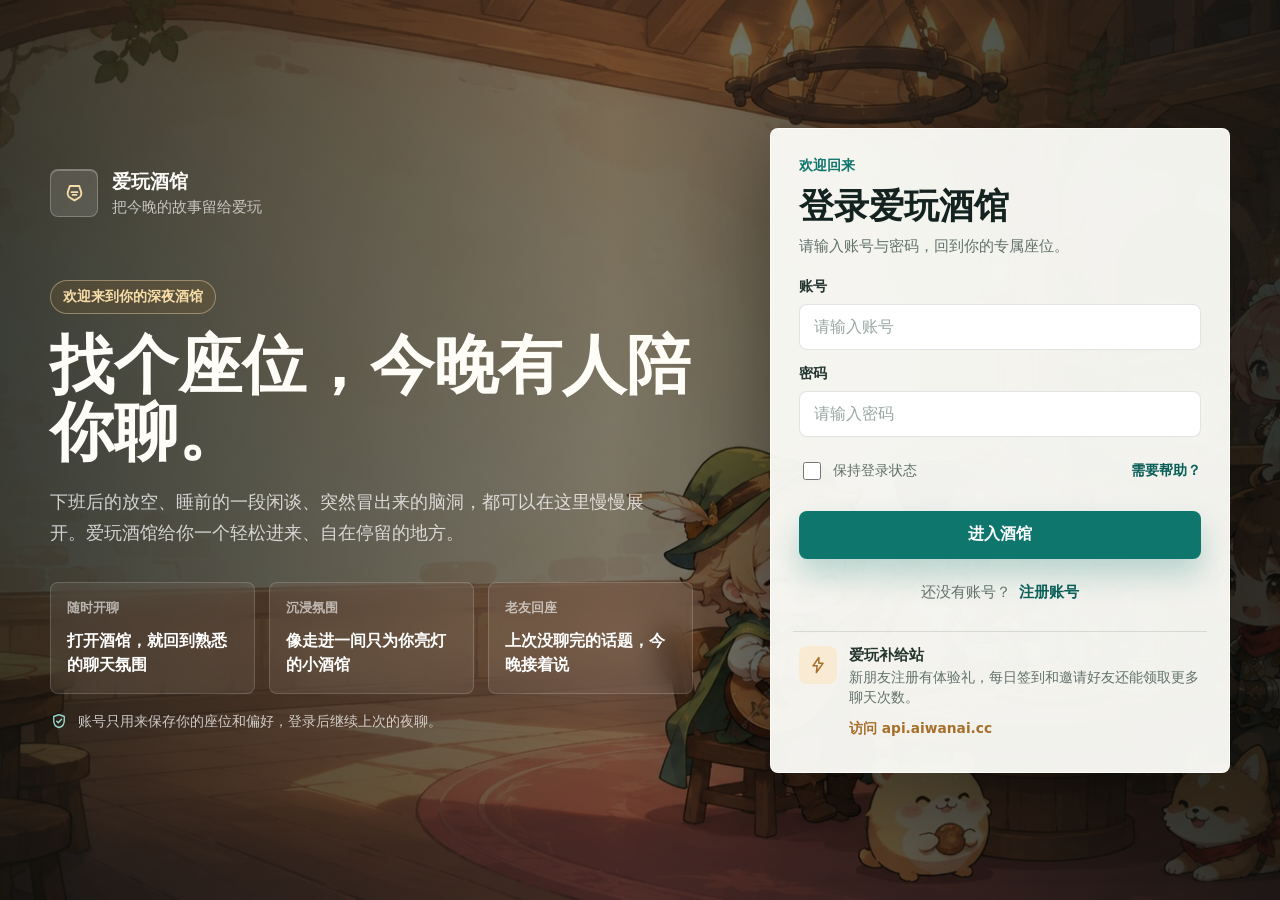
<file: public/login-product-demo.html>
<!DOCTYPE html>
<html lang="zh-CN">

<head>
    <meta charset="utf-8">
    <meta name="viewport" content="width=device-width, initial-scale=1">
    <title>爱玩酒馆 - 登录示范</title>
    <style>
        :root {
            --page-bg: #08110f;
            --surface: #fbfbf7;
            --surface-soft: #eef6f1;
            --text: #142320;
            --muted: #61716c;
            --primary: #0f766e;
            --primary-dark: #0b5f59;
            --accent: #a66f2a;
            --line: rgba(20, 35, 32, 0.12);
            --shadow: 0 28px 80px rgba(0, 0, 0, 0.32);
        }

        * {
            box-sizing: border-box;
        }

        html,
        body {
            min-height: 100%;
        }

        body {
            margin: 0;
            background:
                linear-gradient(90deg, rgba(4, 12, 11, 0.78), rgba(4, 12, 11, 0.52) 48%, rgba(4, 12, 11, 0.82)),
                url("img/login-background.jpg");
            background-color: var(--page-bg);
            background-position: center;
            background-size: cover;
            color: var(--surface);
            font-family: "Noto Sans", "Microsoft YaHei", "PingFang SC", system-ui, sans-serif;
        }

        a {
            color: inherit;
        }

        button,
        input {
            font: inherit;
        }

        .login-page {
            display: grid;
            grid-template-columns: minmax(0, 1fr) minmax(380px, 460px);
            gap: clamp(32px, 6vw, 88px);
            align-items: center;
            width: min(1180px, calc(100vw - 48px));
            min-height: 100dvh;
            margin: 0 auto;
            padding: clamp(10px, 2vh, 24px) 0;
        }

        .brand-area {
            display: flex;
            flex-direction: column;
            justify-content: center;
            min-width: 0;
        }

        .brand-lockup {
            display: inline-flex;
            align-items: center;
            gap: 14px;
            margin-bottom: clamp(34px, 7vh, 64px);
        }

        .brand-mark {
            display: grid;
            place-items: center;
            width: 48px;
            height: 48px;
            border: 1px solid rgba(255, 255, 255, 0.24);
            border-radius: 8px;
            background: rgba(255, 255, 255, 0.12);
            box-shadow: inset 0 1px 0 rgba(255, 255, 255, 0.26);
        }

        .brand-mark svg {
            width: 25px;
            height: 25px;
            color: #f8dca8;
        }

        .brand-name {
            margin: 0;
            font-size: 1.18rem;
            font-weight: 800;
        }

        .brand-subtitle {
            margin: 3px 0 0;
            color: rgba(255, 255, 255, 0.68);
            font-size: 0.92rem;
        }

        .hero-kicker {
            display: inline-flex;
            align-items: center;
            width: fit-content;
            margin: 0 0 18px;
            padding: 7px 12px;
            border: 1px solid rgba(248, 220, 168, 0.42);
            border-radius: 999px;
            background: rgba(166, 111, 42, 0.14);
            color: #f8dca8;
            font-size: 0.86rem;
            font-weight: 700;
        }

        .hero-title {
            max-width: 680px;
            margin: 0;
            color: #fffdf8;
            font-size: clamp(2.6rem, 5vw, 5.4rem);
            font-weight: 900;
            line-height: 1.04;
            letter-spacing: 0;
        }

        .hero-copy {
            max-width: 620px;
            margin: 20px 0 0;
            color: rgba(255, 255, 255, 0.76);
            font-size: clamp(1rem, 1.4vw, 1.14rem);
            line-height: 1.75;
        }

        .proof-list {
            display: grid;
            grid-template-columns: repeat(3, minmax(0, 1fr));
            gap: 14px;
            max-width: 690px;
            margin: 34px 0 0;
        }

        .proof-item {
            min-height: 104px;
            padding: 16px;
            border: 1px solid rgba(255, 255, 255, 0.16);
            border-radius: 8px;
            background: rgba(255, 255, 255, 0.08);
            backdrop-filter: blur(12px);
            -webkit-backdrop-filter: blur(12px);
        }

        .proof-label {
            margin: 0 0 12px;
            color: rgba(255, 255, 255, 0.62);
            font-size: 0.82rem;
            font-weight: 700;
        }

        .proof-value {
            margin: 0;
            color: #ffffff;
            font-size: 1.02rem;
            font-weight: 800;
            line-height: 1.45;
        }

        .signin-panel {
            width: 100%;
            border: 1px solid rgba(255, 255, 255, 0.72);
            border-radius: 8px;
            background: rgba(251, 251, 247, 0.96);
            box-shadow: var(--shadow);
            color: var(--text);
        }

        .signin-inner {
            padding: clamp(22px, 2.4vw, 28px);
        }

        .panel-eyebrow {
            margin: 0 0 10px;
            color: var(--primary);
            font-size: 0.86rem;
            font-weight: 900;
        }

        .panel-title {
            margin: 0;
            color: var(--text);
            font-size: clamp(1.7rem, 3vw, 2.2rem);
            font-weight: 900;
            line-height: 1.18;
        }

        .panel-copy {
            margin: 8px 0 18px;
            color: var(--muted);
            font-size: 0.96rem;
            line-height: 1.6;
        }

        .field-group {
            display: grid;
            gap: 14px;
        }

        .field {
            display: grid;
            gap: 8px;
        }

        .field label {
            color: #253631;
            font-size: 0.9rem;
            font-weight: 800;
        }

        .field input {
            width: 100%;
            min-height: 46px;
            padding: 0 14px;
            border: 1px solid var(--line);
            border-radius: 8px;
            background: #ffffff;
            color: var(--text);
            outline: none;
            transition: border-color 180ms ease, box-shadow 180ms ease, background-color 180ms ease;
        }

        .field input::placeholder {
            color: #9aa8a4;
        }

        .field input:focus {
            border-color: rgba(15, 118, 110, 0.82);
            box-shadow: 0 0 0 4px rgba(20, 184, 166, 0.16);
        }

        .form-options {
            display: flex;
            align-items: center;
            justify-content: space-between;
            gap: 16px;
            margin: 12px 0 18px;
            color: var(--muted);
            font-size: 0.9rem;
        }

        .remember {
            display: inline-flex;
            align-items: center;
            gap: 9px;
            min-height: 44px;
            cursor: pointer;
        }

        .remember input {
            width: 18px;
            height: 18px;
            accent-color: var(--primary);
        }

        .support-link {
            min-height: 44px;
            display: inline-flex;
            align-items: center;
            color: var(--primary-dark);
            font-weight: 800;
            text-decoration: none;
        }

        .support-link:hover {
            text-decoration: underline;
        }

        .primary-button {
            display: inline-flex;
            align-items: center;
            justify-content: center;
            width: 100%;
            min-height: 48px;
            border: 0;
            border-radius: 8px;
            background: var(--primary);
            color: #ffffff;
            cursor: pointer;
            font-weight: 900;
            box-shadow: 0 16px 30px rgba(15, 118, 110, 0.26);
            transition: background-color 180ms ease, transform 180ms ease, box-shadow 180ms ease;
        }

        .primary-button:hover {
            background: var(--primary-dark);
            transform: translateY(-1px);
            box-shadow: 0 18px 34px rgba(15, 118, 110, 0.32);
        }

        .primary-button:focus-visible,
        .support-link:focus-visible,
        .register-link:focus-visible,
        .api-link:focus-visible {
            outline: 3px solid rgba(15, 118, 110, 0.32);
            outline-offset: 3px;
        }

        .register-row {
            display: flex;
            align-items: center;
            justify-content: center;
            gap: 8px;
            min-height: 44px;
            margin-top: 12px;
            color: var(--muted);
            font-size: 0.94rem;
        }

        .register-link {
            color: var(--primary-dark);
            font-weight: 900;
            text-decoration: none;
        }

        .register-link:hover {
            text-decoration: underline;
        }

        .panel-divider {
            height: 1px;
            margin: 16px -6px 14px;
            background: var(--line);
        }

        .api-strip {
            display: grid;
            grid-template-columns: 38px minmax(0, 1fr);
            gap: 12px;
            align-items: start;
        }

        .api-icon {
            display: grid;
            place-items: center;
            width: 38px;
            height: 38px;
            border-radius: 8px;
            background: #f8ead3;
            color: var(--accent);
        }

        .api-icon svg {
            width: 20px;
            height: 20px;
        }

        .api-title {
            margin: 0 0 3px;
            color: #263630;
            font-size: 0.94rem;
            font-weight: 900;
        }

        .api-text {
            margin: 0;
            color: var(--muted);
            font-size: 0.86rem;
            line-height: 1.45;
        }

        .api-link {
            display: inline-flex;
            min-height: 30px;
            align-items: center;
            margin-top: 6px;
            color: var(--accent);
            font-size: 0.86rem;
            font-weight: 900;
            text-decoration: none;
        }

        .api-link:hover {
            text-decoration: underline;
        }

        .security-note {
            display: flex;
            gap: 10px;
            align-items: center;
            margin: 18px 0 0;
            color: rgba(255, 255, 255, 0.74);
            font-size: 0.88rem;
        }

        .security-note svg {
            flex: 0 0 auto;
            width: 18px;
            height: 18px;
            color: #9be0d5;
        }

        @media (max-width: 920px) {
            body {
                background-position: 62% center;
            }

            .login-page {
                grid-template-columns: 1fr;
                gap: 32px;
                width: min(680px, calc(100vw - 32px));
                padding: 28px 0;
            }

            .brand-lockup {
                margin-bottom: 34px;
            }

            .hero-title {
                font-size: clamp(2.32rem, 10vw, 4rem);
            }

            .proof-list {
                grid-template-columns: 1fr;
                margin-top: 28px;
            }
        }

        @media (max-width: 540px) {
            .login-page {
                width: min(100% - 24px, 440px);
                padding: 18px 0;
                gap: 24px;
            }

            .brand-area {
                min-height: auto;
            }

            .brand-lockup {
                gap: 12px;
                margin-bottom: 22px;
            }

            .brand-mark {
                width: 42px;
                height: 42px;
            }

            .hero-kicker {
                margin-bottom: 12px;
                font-size: 0.8rem;
            }

            .hero-title {
                font-size: 2.12rem;
            }

            .hero-copy {
                margin-top: 18px;
                font-size: 0.96rem;
                line-height: 1.62;
            }

            .proof-list,
            .security-note {
                display: none;
            }

            .proof-item {
                min-height: auto;
                padding: 15px;
            }

            .signin-inner {
                padding: 24px 18px;
            }

            .form-options {
                align-items: flex-start;
                flex-direction: column;
                gap: 6px;
            }

            .register-row {
                flex-direction: column;
                gap: 2px;
                text-align: center;
            }
        }

        @media (prefers-reduced-motion: reduce) {
            *,
            *::before,
            *::after {
                scroll-behavior: auto !important;
                transition-duration: 0.01ms !important;
                animation-duration: 0.01ms !important;
                animation-iteration-count: 1 !important;
            }
        }
    </style>
</head>

<body>
    <main class="login-page" aria-label="爱玩酒馆登录示范">
        <section class="brand-area" aria-labelledby="brand-title">
            <div class="brand-lockup">
                <span class="brand-mark" aria-hidden="true">
                    <svg viewBox="0 0 24 24" fill="none">
                        <path d="M7.5 4.75h9l1.75 5.25c.8 2.4-.18 5.03-2.35 6.32L12 18.65l-3.9-2.33C5.93 15.03 4.95 12.4 5.75 10L7.5 4.75Z" stroke="currentColor" stroke-width="1.8" stroke-linejoin="round" />
                        <path d="M9.2 10.7h5.6M10.2 13.35h3.6" stroke="currentColor" stroke-width="1.8" stroke-linecap="round" />
                    </svg>
                </span>
                <div>
                    <p class="brand-name">爱玩酒馆</p>
                    <p class="brand-subtitle">把今晚的故事留给爱玩</p>
                </div>
            </div>

            <p class="hero-kicker">欢迎来到你的深夜酒馆</p>
            <h1 id="brand-title" class="hero-title">找个座位，今晚有人陪你聊。</h1>
            <p class="hero-copy">
                下班后的放空、睡前的一段闲谈、突然冒出来的脑洞，都可以在这里慢慢展开。爱玩酒馆给你一个轻松进来、自在停留的地方。
            </p>

            <div class="proof-list" aria-label="产品能力摘要">
                <div class="proof-item">
                    <p class="proof-label">随时开聊</p>
                    <p class="proof-value">打开酒馆，就回到熟悉的聊天氛围</p>
                </div>
                <div class="proof-item">
                    <p class="proof-label">沉浸氛围</p>
                    <p class="proof-value">像走进一间只为你亮灯的小酒馆</p>
                </div>
                <div class="proof-item">
                    <p class="proof-label">老友回座</p>
                    <p class="proof-value">上次没聊完的话题，今晚接着说</p>
                </div>
            </div>

            <p class="security-note">
                <svg viewBox="0 0 24 24" fill="none" aria-hidden="true">
                    <path d="M12 3.5 19 6v5.6c0 4.2-2.82 7.95-7 9.05-4.18-1.1-7-4.85-7-9.05V6l7-2.5Z" stroke="currentColor" stroke-width="1.8" stroke-linejoin="round" />
                    <path d="m8.9 12.2 2.1 2.1 4.4-4.7" stroke="currentColor" stroke-width="1.8" stroke-linecap="round" stroke-linejoin="round" />
                </svg>
                账号只用来保存你的座位和偏好，登录后继续上次的夜聊。
            </p>
        </section>

        <section class="signin-panel" aria-labelledby="signin-title">
            <div class="signin-inner">
                <p class="panel-eyebrow">欢迎回来</p>
                <h2 id="signin-title" class="panel-title">登录爱玩酒馆</h2>
                <p class="panel-copy">请输入账号与密码，回到你的专属座位。</p>

                <form>
                    <div class="field-group">
                        <div class="field">
                            <label for="demo-handle">账号</label>
                            <input id="demo-handle" name="handle" type="text" placeholder="请输入账号" autocomplete="username">
                        </div>
                        <div class="field">
                            <label for="demo-password">密码</label>
                            <input id="demo-password" name="password" type="password" placeholder="请输入密码" autocomplete="current-password">
                        </div>
                    </div>

                    <div class="form-options">
                        <label class="remember">
                            <input type="checkbox" name="remember">
                            <span>保持登录状态</span>
                        </label>
                        <a class="support-link" href="#">需要帮助？</a>
                    </div>

                    <button class="primary-button" type="button">进入酒馆</button>
                </form>

                <div class="register-row">
                    <span>还没有账号？</span>
                    <a class="register-link" href="#">注册账号</a>
                </div>

                <div class="panel-divider"></div>

                <div class="api-strip">
                    <span class="api-icon" aria-hidden="true">
                        <svg viewBox="0 0 24 24" fill="none">
                            <path d="m13 3-7 10h5l-1 8 8-11h-5l0-7Z" stroke="currentColor" stroke-width="1.8" stroke-linejoin="round" />
                        </svg>
                    </span>
                    <div>
                        <p class="api-title">爱玩补给站</p>
                        <p class="api-text">新朋友注册有体验礼，每日签到和邀请好友还能领取更多聊天次数。</p>
                        <a class="api-link" href="https://api.aiwanai.cc" target="_blank" rel="noopener noreferrer">访问 api.aiwanai.cc</a>
                    </div>
                </div>
            </div>
        </section>
    </main>
</body>

</html>
</file>
